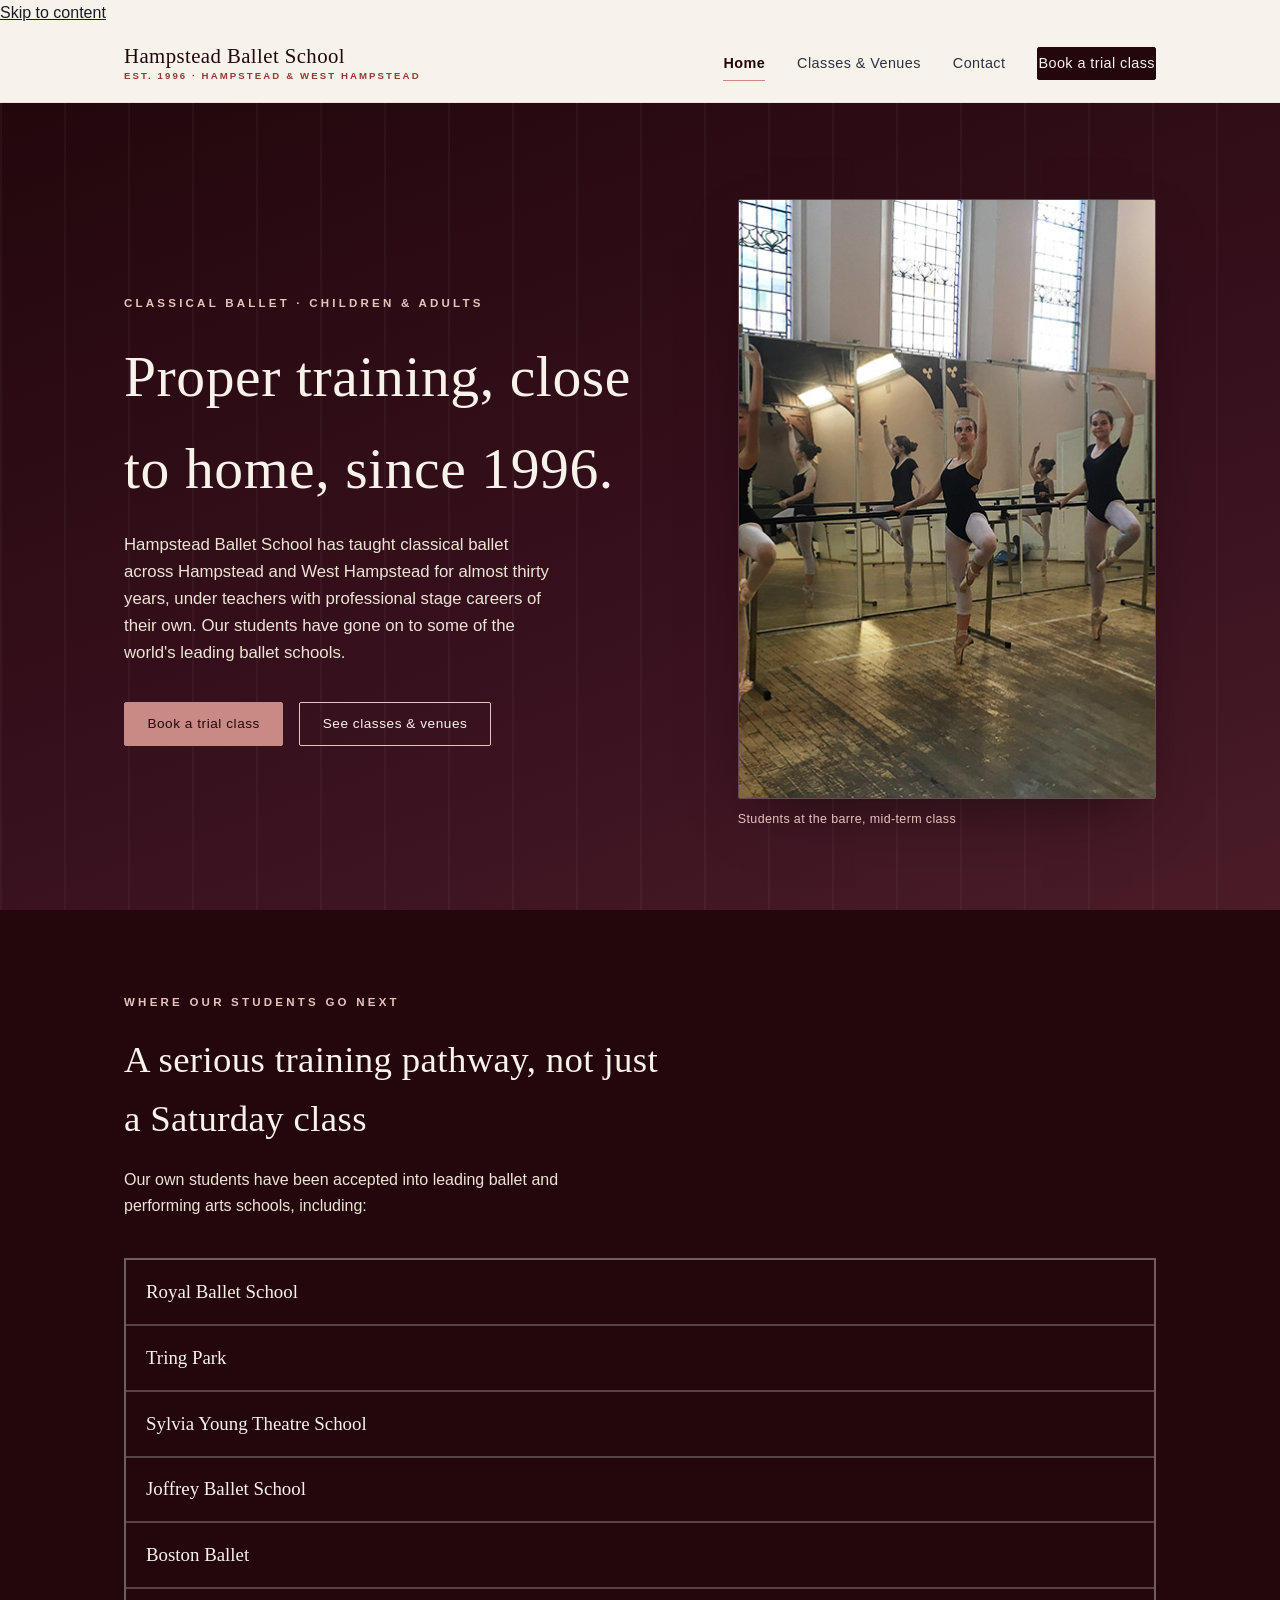
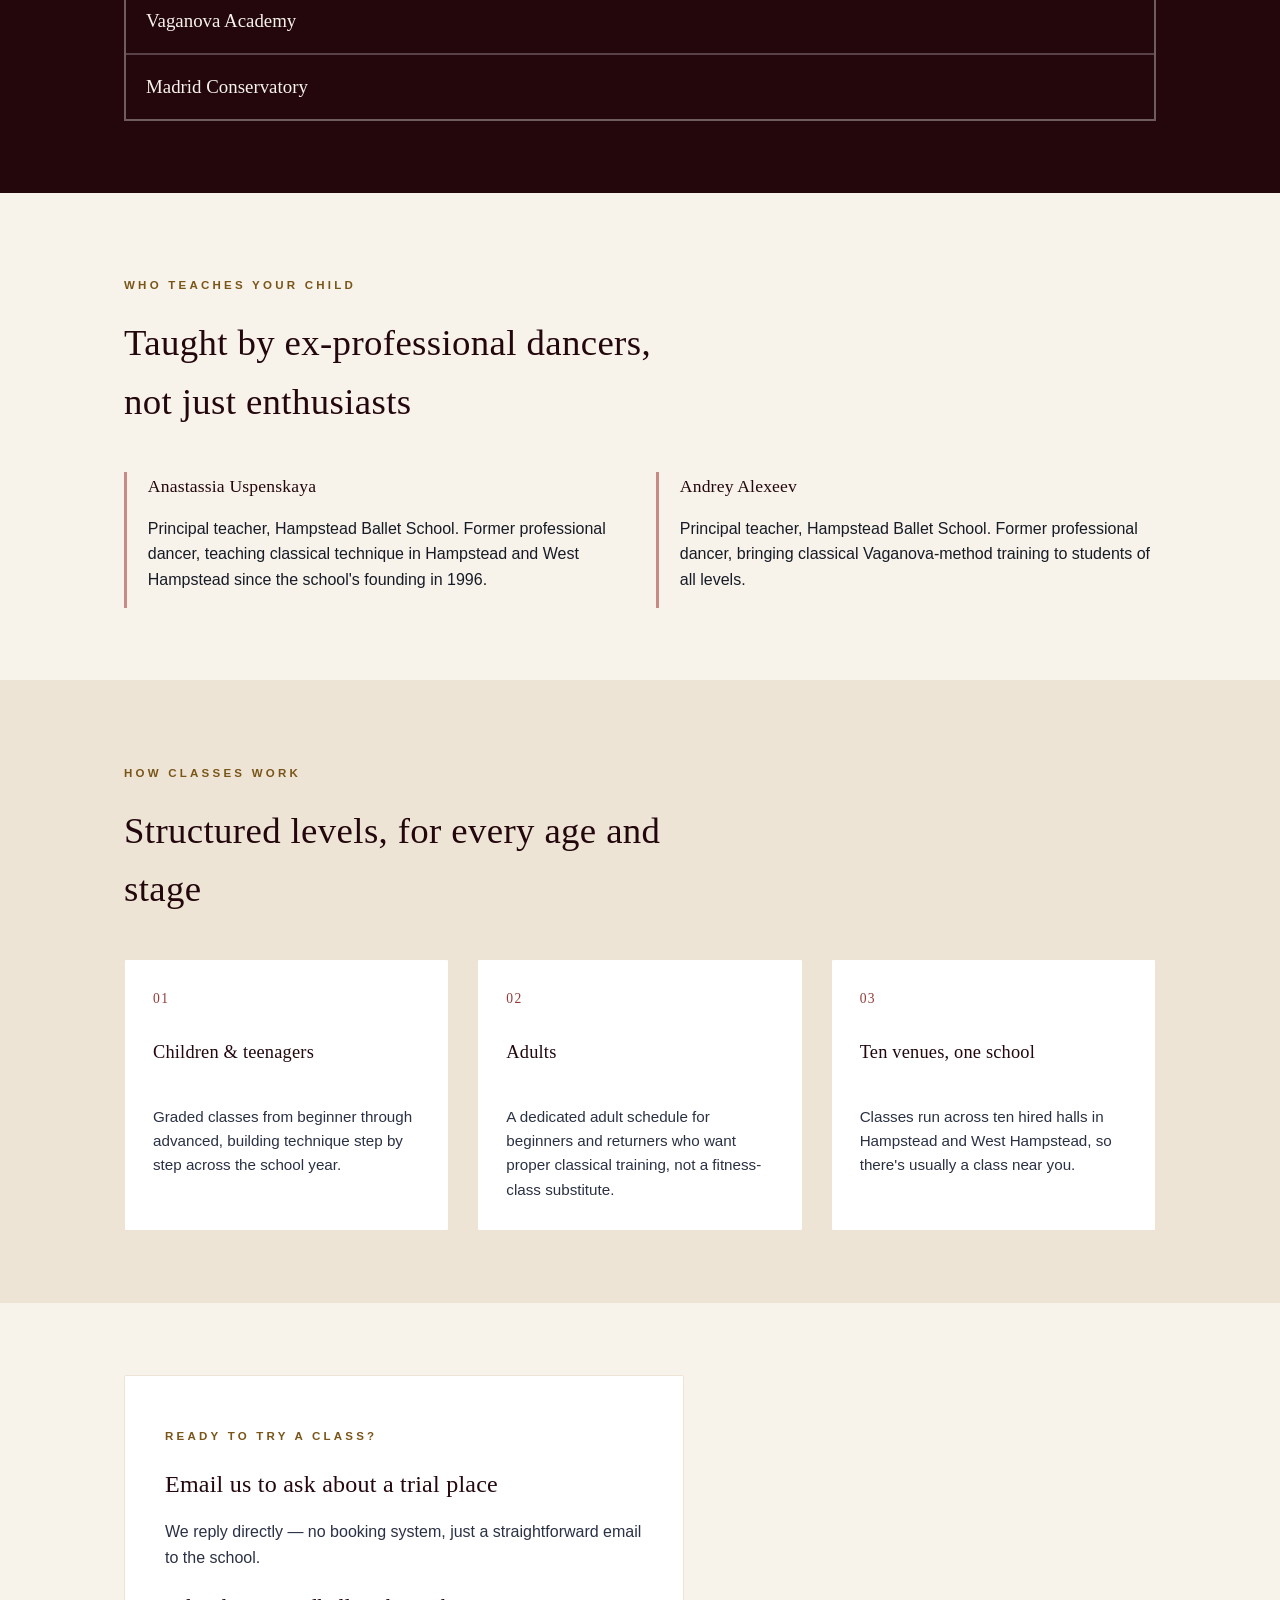
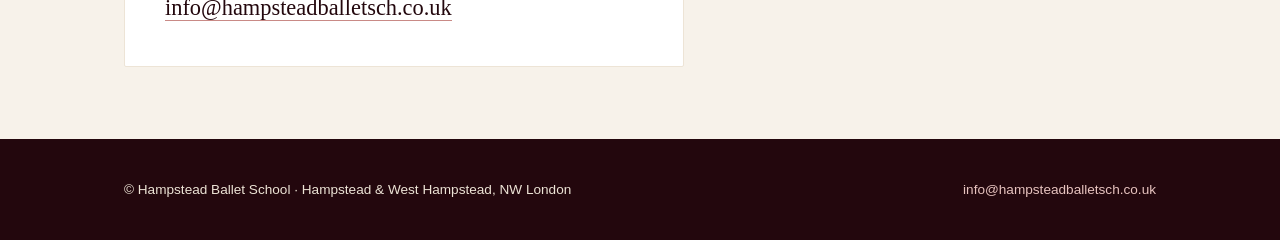
<file: index.html>
<!DOCTYPE html>
<html lang="en">
<head>
<meta charset="UTF-8">
<meta name="viewport" content="width=device-width, initial-scale=1.0">
<title>Hampstead Ballet School — Classical Ballet for Children &amp; Adults</title>
<meta name="description" content="Classical ballet training in Hampstead and West Hampstead since 1996, taught by ex-professional principals. Students go on to Royal Ballet School, Vaganova Academy and beyond.">
<link rel="stylesheet" href="style.css">
</head>
<body>
<a href="#main" class="visually-hidden">Skip to content</a>

<header class="site-header">
  <div class="container">
    <a href="index.html" class="brand">Hampstead Ballet School<small>Est. 1996 &middot; Hampstead &amp; West Hampstead</small></a>
    <nav class="main-nav" id="main-nav">
      <a href="index.html" aria-current="page">Home</a>
      <a href="classes.html">Classes &amp; Venues</a>
      <a href="contact.html">Contact</a>
      <a href="contact.html" class="cta">Book a trial class</a>
    </nav>
    <button class="nav-toggle" aria-label="Toggle menu" aria-expanded="false" aria-controls="main-nav">
      <span></span><span></span><span></span>
    </button>
  </div>
</header>

<main id="main">
  <section class="hero">
    <div class="container hero-grid">
      <div class="hero-copy">
        <p class="eyebrow">Classical ballet &middot; children &amp; adults</p>
        <h1>Proper training, close to home, since 1996.</h1>
        <p class="lede">Hampstead Ballet School has taught classical ballet across Hampstead and West Hampstead for almost thirty years, under teachers with professional stage careers of their own. Our students have gone on to some of the world's leading ballet schools.</p>
        <div class="hero-actions">
          <a href="contact.html" class="cta" style="background:var(--rose); border-color:var(--rose); color:var(--curtain-deep) !important;">Book a trial class</a>
          <a href="classes.html" class="cta-ghost">See classes &amp; venues</a>
        </div>
      </div>
      <figure class="hero-photo">
        <img src="images/barre-practice.jpg" width="800" height="600" alt="Hampstead Ballet School students practising pointe work at the barre during a class" loading="eager">
        <figcaption>Students at the barre, mid-term class</figcaption>
      </figure>
    </div>
  </section>

  <section class="prestige">
    <div class="container">
      <div class="section-head" data-reveal>
        <p class="eyebrow">Where our students go next</p>
        <h2>A serious training pathway, not just a Saturday class</h2>
        <p style="color:var(--cream-dim); max-width:56ch;">Our own students have been accepted into leading ballet and performing arts schools, including:</p>
      </div>
      <ul class="placements" data-reveal aria-label="Student destination schools">
        <li>Royal Ballet School</li>
        <li>Tring Park</li>
        <li>Sylvia Young Theatre School</li>
        <li>Joffrey Ballet School</li>
        <li>Boston Ballet</li>
        <li>Vaganova Academy</li>
        <li>Madrid Conservatory</li>
      </ul>
    </div>
  </section>

  <section>
    <div class="container">
      <div class="section-head" data-reveal>
        <p class="eyebrow">Who teaches your child</p>
        <h2>Taught by ex-professional dancers, not just enthusiasts</h2>
      </div>
      <div class="founders" data-reveal>
        <div class="founder">
          <h3>Anastassia Uspenskaya</h3>
          <p>Principal teacher, Hampstead Ballet School. Former professional dancer, teaching classical technique in Hampstead and West Hampstead since the school's founding in 1996.</p>
        </div>
        <div class="founder">
          <h3>Andrey Alexeev</h3>
          <p>Principal teacher, Hampstead Ballet School. Former professional dancer, bringing classical Vaganova-method training to students of all levels.</p>
        </div>
      </div>
    </div>
  </section>

  <section class="alt">
    <div class="container">
      <div class="section-head" data-reveal>
        <p class="eyebrow">How classes work</p>
        <h2>Structured levels, for every age and stage</h2>
      </div>
      <div class="grid-3" data-reveal>
        <div class="card">
          <span class="num">01</span>
          <h3>Children &amp; teenagers</h3>
          <p>Graded classes from beginner through advanced, building technique step by step across the school year.</p>
        </div>
        <div class="card">
          <span class="num">02</span>
          <h3>Adults</h3>
          <p>A dedicated adult schedule for beginners and returners who want proper classical training, not a fitness-class substitute.</p>
        </div>
        <div class="card">
          <span class="num">03</span>
          <h3>Ten venues, one school</h3>
          <p>Classes run across ten hired halls in Hampstead and West Hampstead, so there's usually a class near you.</p>
        </div>
      </div>
    </div>
  </section>

  <section>
    <div class="container" data-reveal>
      <div class="contact-card">
        <p class="eyebrow">Ready to try a class?</p>
        <h2 style="margin-bottom:0.6rem;">Email us to ask about a trial place</h2>
        <p style="color:var(--ink-soft); margin-bottom:1.2rem;">We reply directly — no booking system, just a straightforward email to the school.</p>
        <a class="email" href="mailto:info@hampsteadballetsch.co.uk">info@hampsteadballetsch.co.uk</a>
      </div>
    </div>
  </section>
</main>

<footer class="site-footer">
  <div class="container">
    <span>&copy; Hampstead Ballet School &middot; Hampstead &amp; West Hampstead, NW London</span>
    <a href="mailto:info@hampsteadballetsch.co.uk">info@hampsteadballetsch.co.uk</a>
  </div>
</footer>

<script src="main.js"></script>
</body>
</html>
</file>
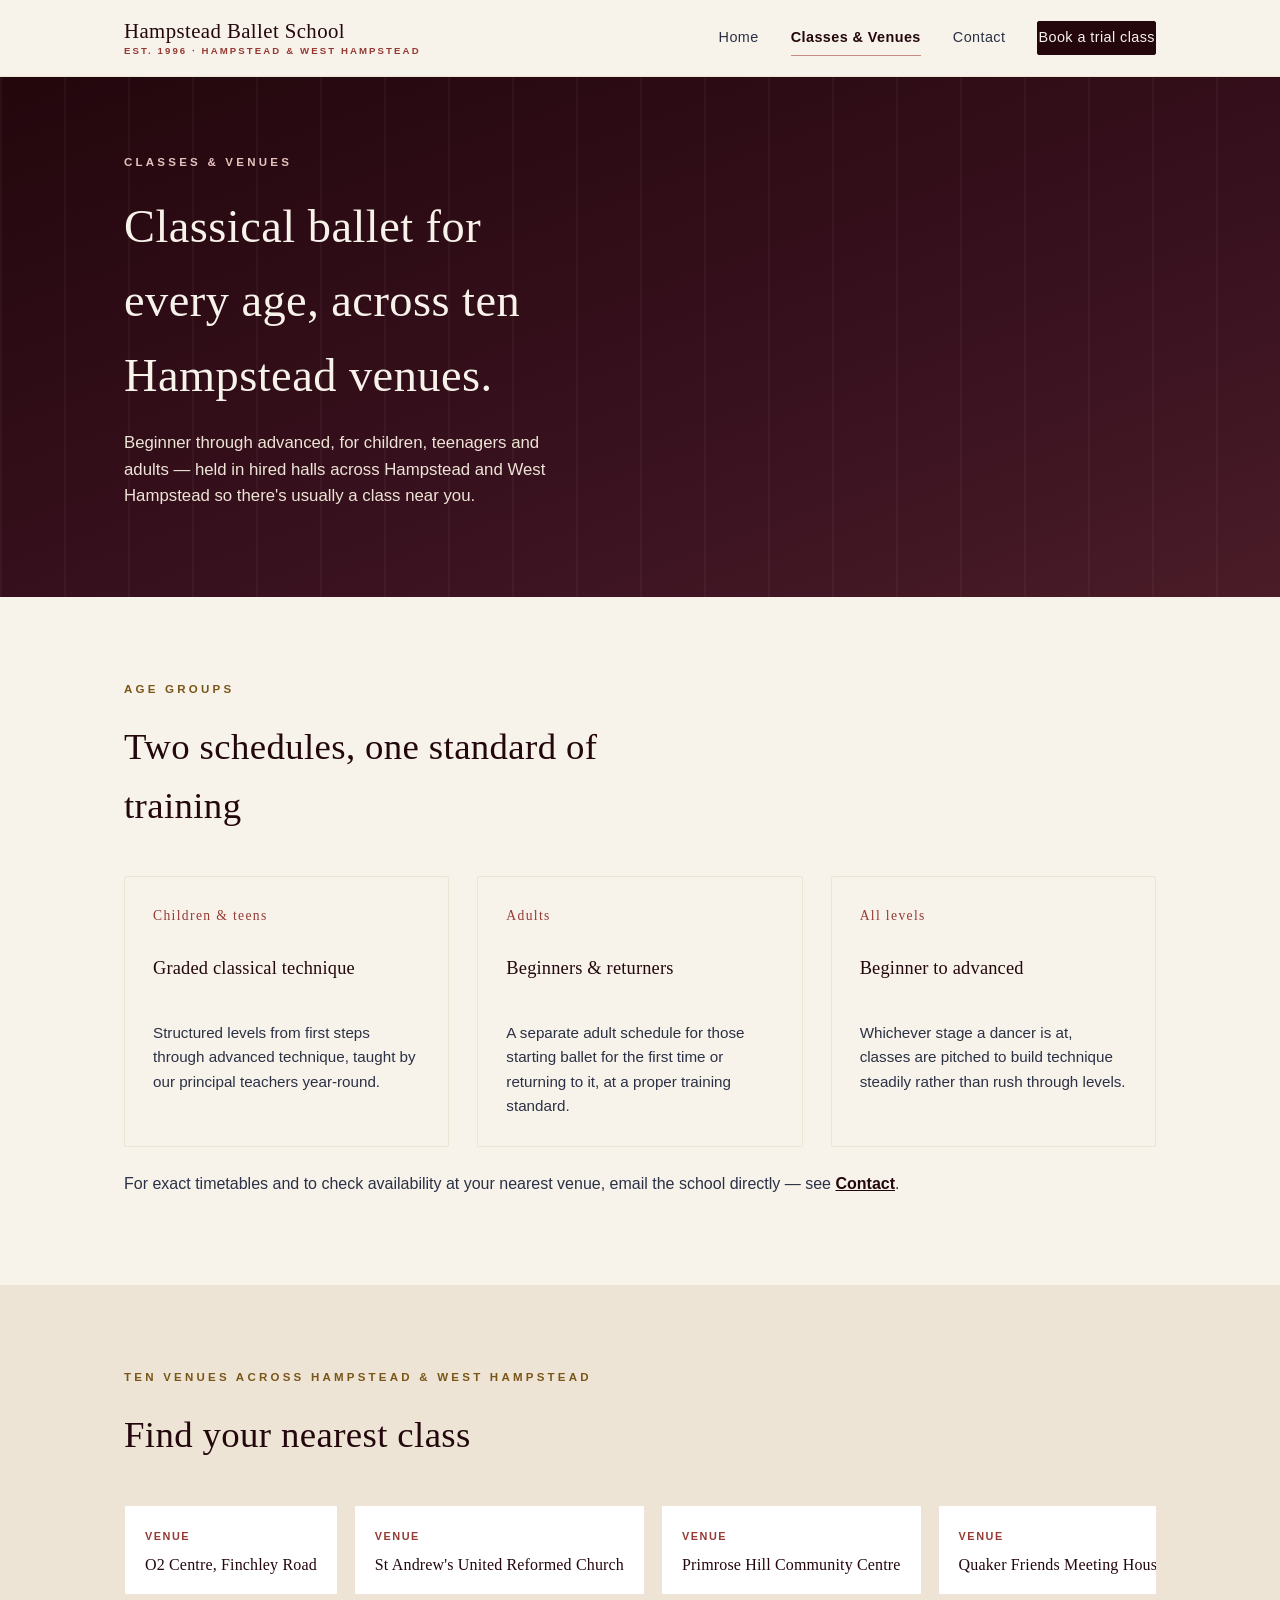
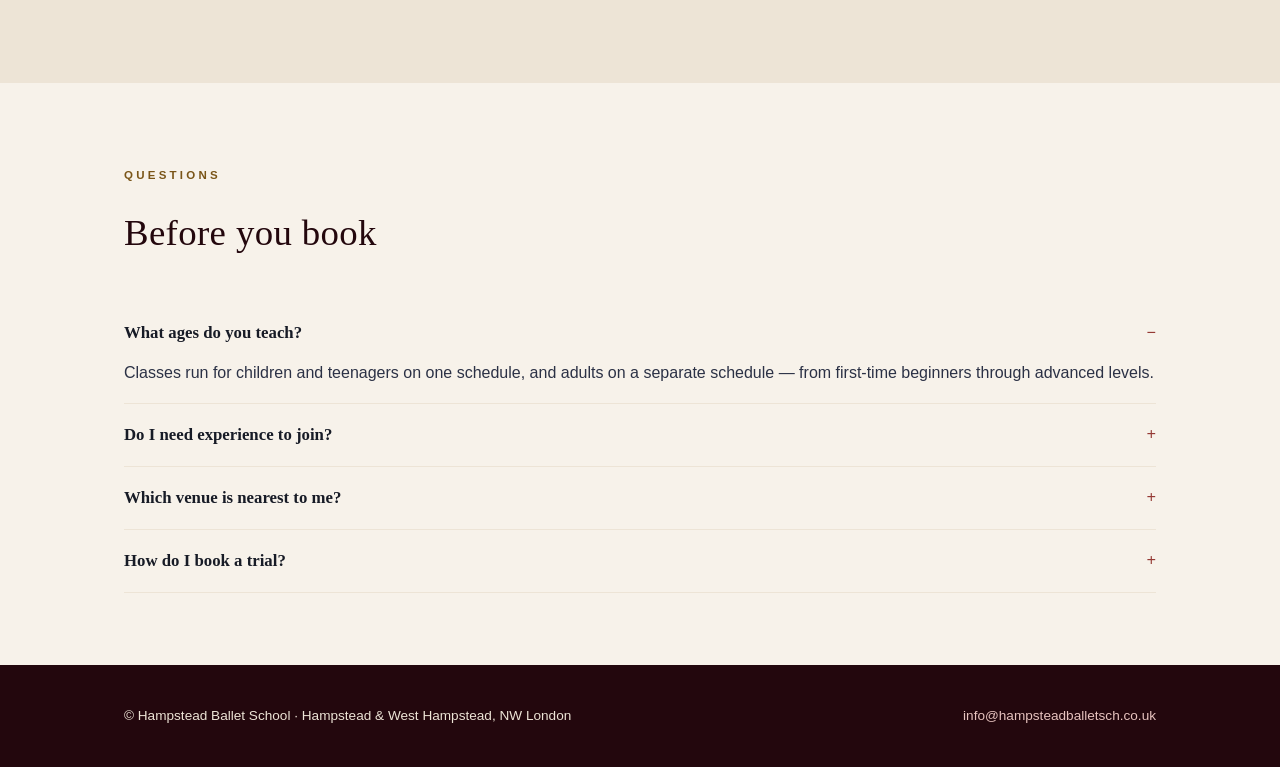
<file: classes.html>
<!DOCTYPE html>
<html lang="en">
<head>
<meta charset="UTF-8">
<meta name="viewport" content="width=device-width, initial-scale=1.0">
<title>Classes &amp; Venues — Hampstead Ballet School</title>
<meta name="description" content="Classical ballet classes for children, teenagers and adults across ten venues in Hampstead and West Hampstead.">
<link rel="stylesheet" href="style.css">
</head>
<body>
<header class="site-header">
  <div class="container">
    <a href="index.html" class="brand">Hampstead Ballet School<small>Est. 1996 &middot; Hampstead &amp; West Hampstead</small></a>
    <nav class="main-nav" id="main-nav">
      <a href="index.html">Home</a>
      <a href="classes.html" aria-current="page">Classes &amp; Venues</a>
      <a href="contact.html">Contact</a>
      <a href="contact.html" class="cta">Book a trial class</a>
    </nav>
    <button class="nav-toggle" aria-label="Toggle menu" aria-expanded="false" aria-controls="main-nav">
      <span></span><span></span><span></span>
    </button>
  </div>
</header>

<main id="main">
  <section class="hero" style="padding:4rem 0 3.2rem;">
    <div class="container">
      <p class="eyebrow">Classes &amp; venues</p>
      <h1 style="font-size:clamp(2rem,4vw,2.9rem);">Classical ballet for every age, across ten Hampstead venues.</h1>
      <p class="lede">Beginner through advanced, for children, teenagers and adults — held in hired halls across Hampstead and West Hampstead so there's usually a class near you.</p>
    </div>
  </section>

  <section>
    <div class="container">
      <div class="section-head" data-reveal>
        <p class="eyebrow">Age groups</p>
        <h2>Two schedules, one standard of training</h2>
      </div>
      <div class="grid-3" data-reveal>
        <div class="card">
          <span class="num">Children &amp; teens</span>
          <h3>Graded classical technique</h3>
          <p>Structured levels from first steps through advanced technique, taught by our principal teachers year-round.</p>
        </div>
        <div class="card">
          <span class="num">Adults</span>
          <h3>Beginners &amp; returners</h3>
          <p>A separate adult schedule for those starting ballet for the first time or returning to it, at a proper training standard.</p>
        </div>
        <div class="card">
          <span class="num">All levels</span>
          <h3>Beginner to advanced</h3>
          <p>Whichever stage a dancer is at, classes are pitched to build technique steadily rather than rush through levels.</p>
        </div>
      </div>
      <p style="margin-top:1.5rem; color:var(--ink-soft);">For exact timetables and to check availability at your nearest venue, email the school directly — see <a href="contact.html" style="color:var(--curtain-deep); font-weight:600;">Contact</a>.</p>
    </div>
  </section>

  <section class="alt">
    <div class="container">
      <div class="section-head" data-reveal>
        <p class="eyebrow">Ten venues across Hampstead &amp; West Hampstead</p>
        <h2>Find your nearest class</h2>
      </div>
      <div class="venue-scroll" data-reveal>
        <div class="venue-pill"><span class="tag">Venue</span><h3>O2 Centre, Finchley Road</h3></div>
        <div class="venue-pill"><span class="tag">Venue</span><h3>St Andrew's United Reformed Church</h3></div>
        <div class="venue-pill"><span class="tag">Venue</span><h3>Primrose Hill Community Centre</h3></div>
        <div class="venue-pill"><span class="tag">Venue</span><h3>Quaker Friends Meeting House</h3></div>
        <div class="venue-pill"><span class="tag">Venue</span><h3>The Rooms Above, West Heath Yard</h3></div>
        <div class="venue-pill"><span class="tag">Venue</span><h3>Heathside Prep School</h3></div>
        <div class="venue-pill"><span class="tag">Venue</span><h3>Armoury Hampstead</h3></div>
        <div class="venue-pill"><span class="tag">Venue</span><h3>Hampstead Parish Church</h3></div>
        <div class="venue-pill"><span class="tag">Venue</span><h3>Mansergh Club</h3></div>
        <div class="venue-pill"><span class="tag">Venue</span><h3>St Anthony's School for Girls</h3></div>
      </div>
    </div>
  </section>

  <section>
    <div class="container" data-reveal>
      <div class="section-head">
        <p class="eyebrow">Questions</p>
        <h2>Before you book</h2>
      </div>
      <details class="faq" open>
        <summary>What ages do you teach?</summary>
        <p>Classes run for children and teenagers on one schedule, and adults on a separate schedule — from first-time beginners through advanced levels.</p>
      </details>
      <details class="faq">
        <summary>Do I need experience to join?</summary>
        <p>No. Beginner classes are available for both children and adults; more advanced classes build on from there.</p>
      </details>
      <details class="faq">
        <summary>Which venue is nearest to me?</summary>
        <p>Classes are spread across ten venues in Hampstead and West Hampstead. Email us with your area and we'll point you to the nearest class and current timetable.</p>
      </details>
      <details class="faq">
        <summary>How do I book a trial?</summary>
        <p>Email <a href="mailto:info@hampsteadballetsch.co.uk">info@hampsteadballetsch.co.uk</a> with your child's age (or your own, for adult classes) and we'll confirm the next available trial place.</p>
      </details>
    </div>
  </section>
</main>

<footer class="site-footer">
  <div class="container">
    <span>&copy; Hampstead Ballet School &middot; Hampstead &amp; West Hampstead, NW London</span>
    <a href="mailto:info@hampsteadballetsch.co.uk">info@hampsteadballetsch.co.uk</a>
  </div>
</footer>

<script src="main.js"></script>
</body>
</html>
</file>
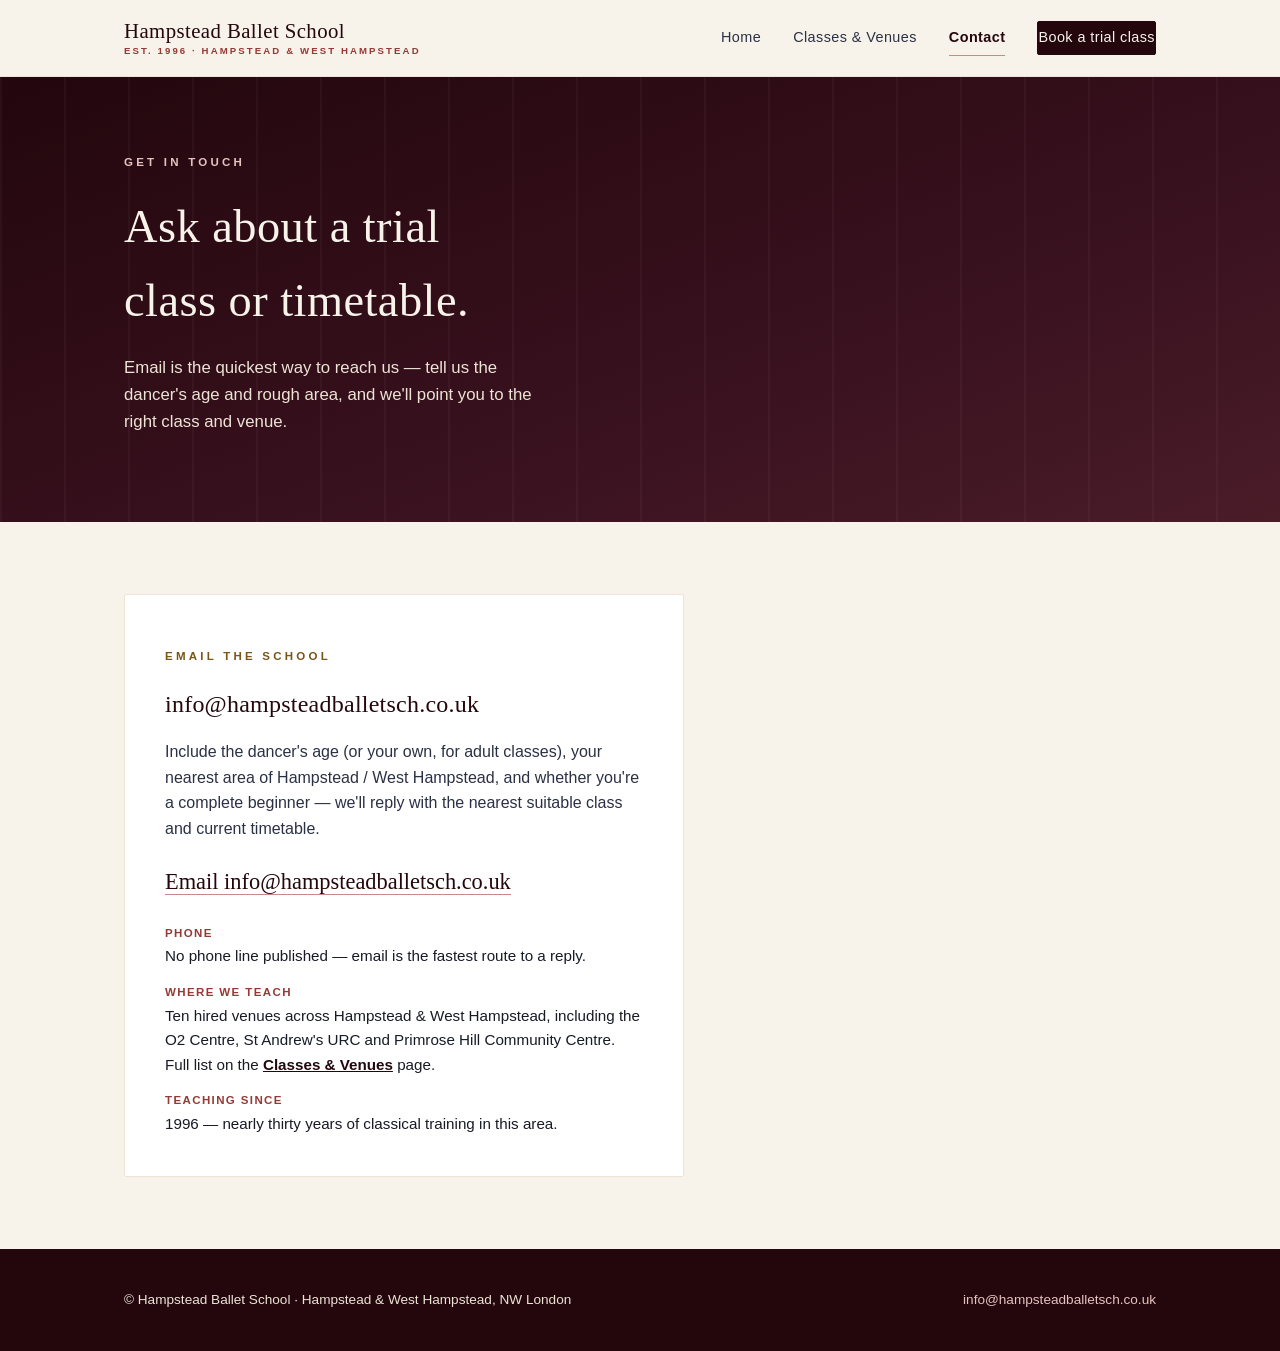
<file: contact.html>
<!DOCTYPE html>
<html lang="en">
<head>
<meta charset="UTF-8">
<meta name="viewport" content="width=device-width, initial-scale=1.0">
<title>Contact — Hampstead Ballet School</title>
<meta name="description" content="Get in touch with Hampstead Ballet School to book a trial class or ask about timetables across our ten Hampstead and West Hampstead venues.">
<link rel="stylesheet" href="style.css">
</head>
<body>
<header class="site-header">
  <div class="container">
    <a href="index.html" class="brand">Hampstead Ballet School<small>Est. 1996 &middot; Hampstead &amp; West Hampstead</small></a>
    <nav class="main-nav" id="main-nav">
      <a href="index.html">Home</a>
      <a href="classes.html">Classes &amp; Venues</a>
      <a href="contact.html" aria-current="page">Contact</a>
      <a href="contact.html" class="cta">Book a trial class</a>
    </nav>
    <button class="nav-toggle" aria-label="Toggle menu" aria-expanded="false" aria-controls="main-nav">
      <span></span><span></span><span></span>
    </button>
  </div>
</header>

<main id="main">
  <section class="hero" style="padding:4rem 0 3.2rem;">
    <div class="container">
      <p class="eyebrow">Get in touch</p>
      <h1 style="font-size:clamp(2rem,4vw,2.9rem);">Ask about a trial class or timetable.</h1>
      <p class="lede">Email is the quickest way to reach us — tell us the dancer's age and rough area, and we'll point you to the right class and venue.</p>
    </div>
  </section>

  <section>
    <div class="container">
      <div class="contact-card" data-reveal>
        <p class="eyebrow">Email the school</p>
        <h2 style="margin-bottom:0.6rem;">info@hampsteadballetsch.co.uk</h2>
        <p style="color:var(--ink-soft); margin-bottom:1.4rem;">Include the dancer's age (or your own, for adult classes), your nearest area of Hampstead / West Hampstead, and whether you're a complete beginner — we'll reply with the nearest suitable class and current timetable.</p>
        <a class="email" href="mailto:info@hampsteadballetsch.co.uk">Email info@hampsteadballetsch.co.uk</a>

        <ul class="contact-list">
          <li><strong>Phone</strong>No phone line published — email is the fastest route to a reply.</li>
          <li><strong>Where we teach</strong>Ten hired venues across Hampstead &amp; West Hampstead, including the O2 Centre, St Andrew's URC and Primrose Hill Community Centre. Full list on the <a href="classes.html" style="color:var(--curtain-deep); font-weight:600;">Classes &amp; Venues</a> page.</li>
          <li><strong>Teaching since</strong>1996 — nearly thirty years of classical training in this area.</li>
        </ul>
      </div>
    </div>
  </section>
</main>

<footer class="site-footer">
  <div class="container">
    <span>&copy; Hampstead Ballet School &middot; Hampstead &amp; West Hampstead, NW London</span>
    <a href="mailto:info@hampsteadballetsch.co.uk">info@hampsteadballetsch.co.uk</a>
  </div>
</footer>

<script src="main.js"></script>
</body>
</html>
</file>
<file: style.css>
/* Hampstead Ballet School — shared styles */
@view-transition {
  navigation: auto;
}

:root {
  --ink: #171b26;
  --ink-soft: #2b3145;
  --curtain: #3a1220;
  --curtain-deep: #23070d;
  --rose: #c98a86;
  --rose-deep: #953a35;
  --rose-light: #e7c3bf;
  --cream: #f7f2ea;
  --cream-dim: #ede4d6;
  --gold: #7a5518;
  --radius: 2px;
  --serif: "Iowan Old Style", "Palatino Linotype", Palatino, Georgia, serif;
  --sans: -apple-system, BlinkMacSystemFont, "Segoe UI", Helvetica, Arial, sans-serif;
}

* {
  box-sizing: border-box;
}

html {
  scroll-behavior: smooth;
  overflow-x: hidden;
}

body {
  margin: 0;
  font-family: var(--sans);
  color: var(--ink);
  background: var(--cream);
  line-height: 1.6;
  -webkit-font-smoothing: antialiased;
  overflow-x: hidden;
}

::selection {
  background: var(--rose);
  color: var(--curtain-deep);
}

/* thin custom scrollbars on internally scrolling elements */
.venue-scroll {
  scrollbar-width: thin;
  scrollbar-color: var(--rose) transparent;
}
.venue-scroll::-webkit-scrollbar {
  height: 8px;
}
.venue-scroll::-webkit-scrollbar-thumb {
  background: var(--rose);
  border-radius: 8px;
}

h1, h2, h3 {
  font-family: var(--serif);
  font-weight: 500;
  letter-spacing: 0.01em;
  margin: 0 0 0.5em;
  color: var(--curtain-deep);
}

a {
  color: inherit;
}

img {
  max-width: 100%;
  display: block;
}

.container {
  max-width: 1080px;
  margin: 0 auto;
  padding: 0 1.5rem;
}

/* Header */
.site-header {
  position: sticky;
  top: 0;
  z-index: 50;
  border-bottom: 1px solid var(--cream-dim);
}

/* backdrop-filter/filter on an element creates a new containing block for
   position:fixed descendants (CSS Filter Effects spec) -- putting it
   directly on .site-header broke the full-viewport-height off-canvas
   .main-nav on mobile (it was sizing/positioning relative to the ~76-100px
   header box instead of the viewport). Applying it to this ::before instead
   keeps the glass-blur look without creating that containing block for
   .main-nav, since .main-nav is a sibling of this pseudo-element, not its
   descendant. */
.site-header::before {
  content: "";
  position: absolute;
  inset: 0;
  z-index: -1;
  background: color-mix(in oklch, var(--cream) 92%, transparent);
  backdrop-filter: blur(8px);
}

.site-header .container {
  display: flex;
  align-items: center;
  justify-content: space-between;
  min-height: 76px;
}

.brand {
  font-family: var(--serif);
  font-size: 1.3rem;
  letter-spacing: 0.02em;
  text-decoration: none;
  color: var(--curtain-deep);
  display: flex;
  flex-direction: column;
  line-height: 1.1;
}

.brand small {
  font-family: var(--sans);
  font-size: 0.6rem;
  letter-spacing: 0.22em;
  text-transform: uppercase;
  color: var(--rose-deep);
  font-weight: 600;
  margin-top: 3px;
}

.main-nav {
  display: flex;
  gap: 2rem;
  align-items: center;
}

.main-nav a {
  text-decoration: none;
  font-size: 0.9rem;
  letter-spacing: 0.03em;
  color: var(--ink-soft);
  position: relative;
  padding: 0.25rem 0;
}

.main-nav a::after {
  content: "";
  position: absolute;
  left: 0;
  right: 0;
  bottom: -2px;
  height: 1px;
  background: var(--rose);
  transform: scaleX(0);
  transform-origin: left;
  transition: transform 0.25s ease;
}

.main-nav a:hover::after,
.main-nav a[aria-current="page"]::after {
  transform: scaleX(1);
}

.main-nav a[aria-current="page"] {
  color: var(--curtain-deep);
  font-weight: 600;
}

.cta {
  display: inline-block;
  background: var(--curtain-deep);
  color: var(--cream) !important;
  padding: 0.65rem 1.4rem;
  border-radius: var(--radius);
  text-decoration: none;
  font-size: 0.85rem;
  letter-spacing: 0.04em;
  border: 1px solid var(--curtain-deep);
  transition: background 0.25s ease, color 0.25s ease;
}

.cta:hover {
  background: transparent;
  color: var(--curtain-deep) !important;
}

.nav-toggle {
  display: none;
  background: none;
  border: none;
  cursor: pointer;
  width: 40px;
  height: 40px;
  flex-direction: column;
  justify-content: center;
  align-items: center;
  gap: 5px;
}

.nav-toggle span {
  width: 22px;
  height: 2px;
  background: var(--curtain-deep);
}

/* Hero */
.hero {
  position: relative;
  padding: 6rem 0 5rem;
  overflow: hidden;
  background: linear-gradient(in oklch 160deg, var(--curtain-deep), var(--curtain) 65%, #4a1c28);
  color: var(--cream);
}

.hero::before {
  content: "";
  position: absolute;
  inset: 0;
  background:
    repeating-linear-gradient(90deg, rgba(255,255,255,0.035) 0 2px, transparent 2px 64px);
  pointer-events: none;
}

.hero .container {
  position: relative;
}

.hero-grid {
  display: grid;
  grid-template-columns: 1.15fr 0.85fr;
  gap: 3rem;
  align-items: center;
}

.hero-photo {
  margin: 0;
}

.hero-photo img {
  width: 100%;
  aspect-ratio: 4 / 3;
  object-fit: cover;
  border-radius: var(--radius);
  border: 1px solid rgba(255,255,255,0.22);
  box-shadow: 0 24px 60px -24px rgba(0,0,0,0.55);
}

.hero-photo figcaption {
  margin-top: 0.7rem;
  font-size: 0.78rem;
  letter-spacing: 0.03em;
  color: var(--rose-light);
}

@media (max-width: 900px) {
  .hero-grid {
    grid-template-columns: 1fr;
  }

  .hero-photo {
    order: 2;
    margin-top: 0.5rem;
    max-width: 420px;
  }

  .hero-copy {
    order: 1;
  }
}

.eyebrow {
  text-transform: uppercase;
  letter-spacing: 0.28em;
  font-size: 0.72rem;
  color: var(--rose-light);
  font-weight: 600;
  margin-bottom: 1.2rem;
}

.hero h1 {
  color: var(--cream);
  font-size: clamp(2.3rem, 5vw, 3.6rem);
  max-width: 18ch;
  margin-bottom: 0.7rem;
}

.hero p.lede {
  max-width: 46ch;
  font-size: 1.05rem;
  color: var(--cream-dim);
  margin-bottom: 2.2rem;
}

.hero-actions {
  display: flex;
  gap: 1rem;
  flex-wrap: wrap;
}

.cta-ghost {
  display: inline-block;
  padding: 0.65rem 1.4rem;
  border-radius: var(--radius);
  text-decoration: none;
  font-size: 0.85rem;
  letter-spacing: 0.04em;
  border: 1px solid var(--rose-light);
  color: var(--cream) !important;
  transition: background 0.25s ease;
}

.cta-ghost:hover {
  background: rgba(255,255,255,0.08);
}

/* Sections */
section {
  padding: 4.5rem 0;
}

.section-head {
  max-width: 62ch;
  margin-bottom: 2.5rem;
}

.section-head .eyebrow {
  color: var(--gold);
}

.section-head h2 {
  font-size: clamp(1.6rem, 3vw, 2.3rem);
}

.alt {
  background: var(--cream-dim);
}

/* Prestige strip */
.prestige {
  background: var(--curtain-deep);
  color: var(--cream);
}

.prestige .section-head h2 {
  color: var(--cream);
}

.prestige .section-head .eyebrow {
  color: var(--rose-light);
}

.placements {
  display: grid;
  grid-template-columns: 1fr;
  margin: 2rem 0 0;
  padding: 0;
  list-style: none;
  border: 2px solid rgba(255,255,255,0.28);
  background: rgba(255,255,255,0.09);
}

.placements li {
  background: var(--curtain-deep);
  border-bottom: 2px solid rgba(255,255,255,0.24);
  padding: 1.05rem 1.25rem;
  font-family: var(--serif);
  font-size: clamp(1rem, 2vw, 1.18rem);
  text-align: left;
}

.placements li:last-child {
  border-bottom: 0;
}

/* Cards */
.grid-3 {
  display: grid;
  grid-template-columns: repeat(auto-fit, minmax(230px, 1fr));
  gap: 1.75rem;
}

.card {
  background: var(--cream);
  border: 1px solid var(--cream-dim);
  padding: 1.75rem;
  display: grid;
  grid-template-rows: subgrid;
  grid-row: span 3;
  border-radius: var(--radius);
}

.alt .card {
  background: #fff;
}

.card .num {
  font-family: var(--serif);
  color: var(--rose-deep);
  font-size: 0.85rem;
  letter-spacing: 0.1em;
}

.card h3 {
  font-size: 1.15rem;
}

.card p {
  color: var(--ink-soft);
  font-size: 0.95rem;
  margin: 0;
}

/* Founders */
.founders {
  display: grid;
  grid-template-columns: repeat(auto-fit, minmax(260px, 1fr));
  gap: 2rem;
}

.founder {
  border-left: 3px solid var(--rose);
  padding-left: 1.3rem;
}

.founder h3 {
  font-size: 1.1rem;
  margin-bottom: 0.3rem;
}

/* Venues */
.venue-scroll {
  display: flex;
  gap: 1rem;
  overflow-x: auto;
  padding-bottom: 1rem;
}

.venue-pill {
  flex: 0 0 auto;
  background: #fff;
  border: 1px solid var(--cream-dim);
  padding: 1rem 1.25rem;
  min-width: 200px;
  border-radius: var(--radius);
}

.venue-pill .tag {
  font-size: 0.68rem;
  letter-spacing: 0.14em;
  text-transform: uppercase;
  color: var(--rose-deep);
  font-weight: 700;
}

.venue-pill h3 {
  font-size: 1rem;
  margin: 0.3rem 0 0;
}

/* Schedule table */
table.schedule {
  width: 100%;
  border-collapse: collapse;
  background: #fff;
}

table.schedule th,
table.schedule td {
  text-align: left;
  padding: 0.85rem 1rem;
  border-bottom: 1px solid var(--cream-dim);
  font-size: 0.92rem;
}

table.schedule th {
  font-family: var(--serif);
  color: var(--curtain-deep);
  font-weight: 500;
}

/* FAQ */
details.faq {
  border-bottom: 1px solid var(--cream-dim);
  padding: 1.1rem 0;
}

details.faq summary {
  cursor: pointer;
  font-weight: 600;
  font-family: var(--serif);
  font-size: 1.05rem;
  list-style: none;
}

details.faq summary::-webkit-details-marker {
  display: none;
}

details.faq summary::after {
  content: "+";
  float: right;
  color: var(--rose-deep);
}

details.faq[open] summary::after {
  content: "\2212";
}

details.faq p {
  margin: 0.8rem 0 0;
  color: var(--ink-soft);
}

/* Contact */
.contact-card {
  background: #fff;
  border: 1px solid var(--cream-dim);
  padding: 2.5rem;
  border-radius: var(--radius);
  max-width: 560px;
  overflow-wrap: break-word;
}

.contact-card .eyebrow {
  color: var(--gold);
}

.contact-card a.email {
  font-family: var(--serif);
  font-size: 1.4rem;
  color: var(--curtain-deep);
  text-decoration: none;
  border-bottom: 1px solid var(--rose);
}

.contact-list {
  list-style: none;
  padding: 0;
  margin: 1.5rem 0 0;
  display: grid;
  gap: 0.9rem;
  font-size: 0.95rem;
}

.contact-list strong {
  display: block;
  font-size: 0.72rem;
  letter-spacing: 0.12em;
  text-transform: uppercase;
  color: var(--rose-deep);
  margin-bottom: 0.15rem;
}

/* Footer */
.site-footer {
  background: var(--curtain-deep);
  color: var(--cream-dim);
  padding: 2.5rem 0;
  font-size: 0.85rem;
}

.site-footer .container {
  display: flex;
  justify-content: space-between;
  flex-wrap: wrap;
  gap: 1rem;
}

.site-footer a {
  color: var(--rose-light);
  text-decoration: none;
}

/* Reveal */
[data-reveal] {
  opacity: 0;
  transform: translateY(18px);
  transition: opacity 0.7s ease, transform 0.7s ease;
}

[data-reveal].is-visible {
  opacity: 1;
  transform: translateY(0);
}

@media (prefers-reduced-motion: reduce) {
  [data-reveal] {
    opacity: 1;
    transform: none;
    transition: none;
  }
  html {
    scroll-behavior: auto;
  }
}

/* Mobile */
@media (max-width: 780px) {
  .nav-toggle {
    display: inline-flex;
  }

  .main-nav {
    position: fixed;
    inset: 76px 0 0 0;
    background: var(--cream);
    flex-direction: column;
    align-items: flex-start;
    padding: 2rem 1.5rem;
    gap: 1.5rem;
    transform: translateX(100%);
    transition: transform 0.3s ease;
  }

  .main-nav.is-open {
    transform: translateX(0);
  }

  .main-nav a {
    font-size: 1.1rem;
  }

  .hero {
    padding: 4rem 0 3rem;
  }

  section {
    padding: 3rem 0;
  }
}

/* tabular numbers for schedule/prices */
table.schedule td,
table.schedule th {
  font-variant-numeric: tabular-nums;
}
</file>
